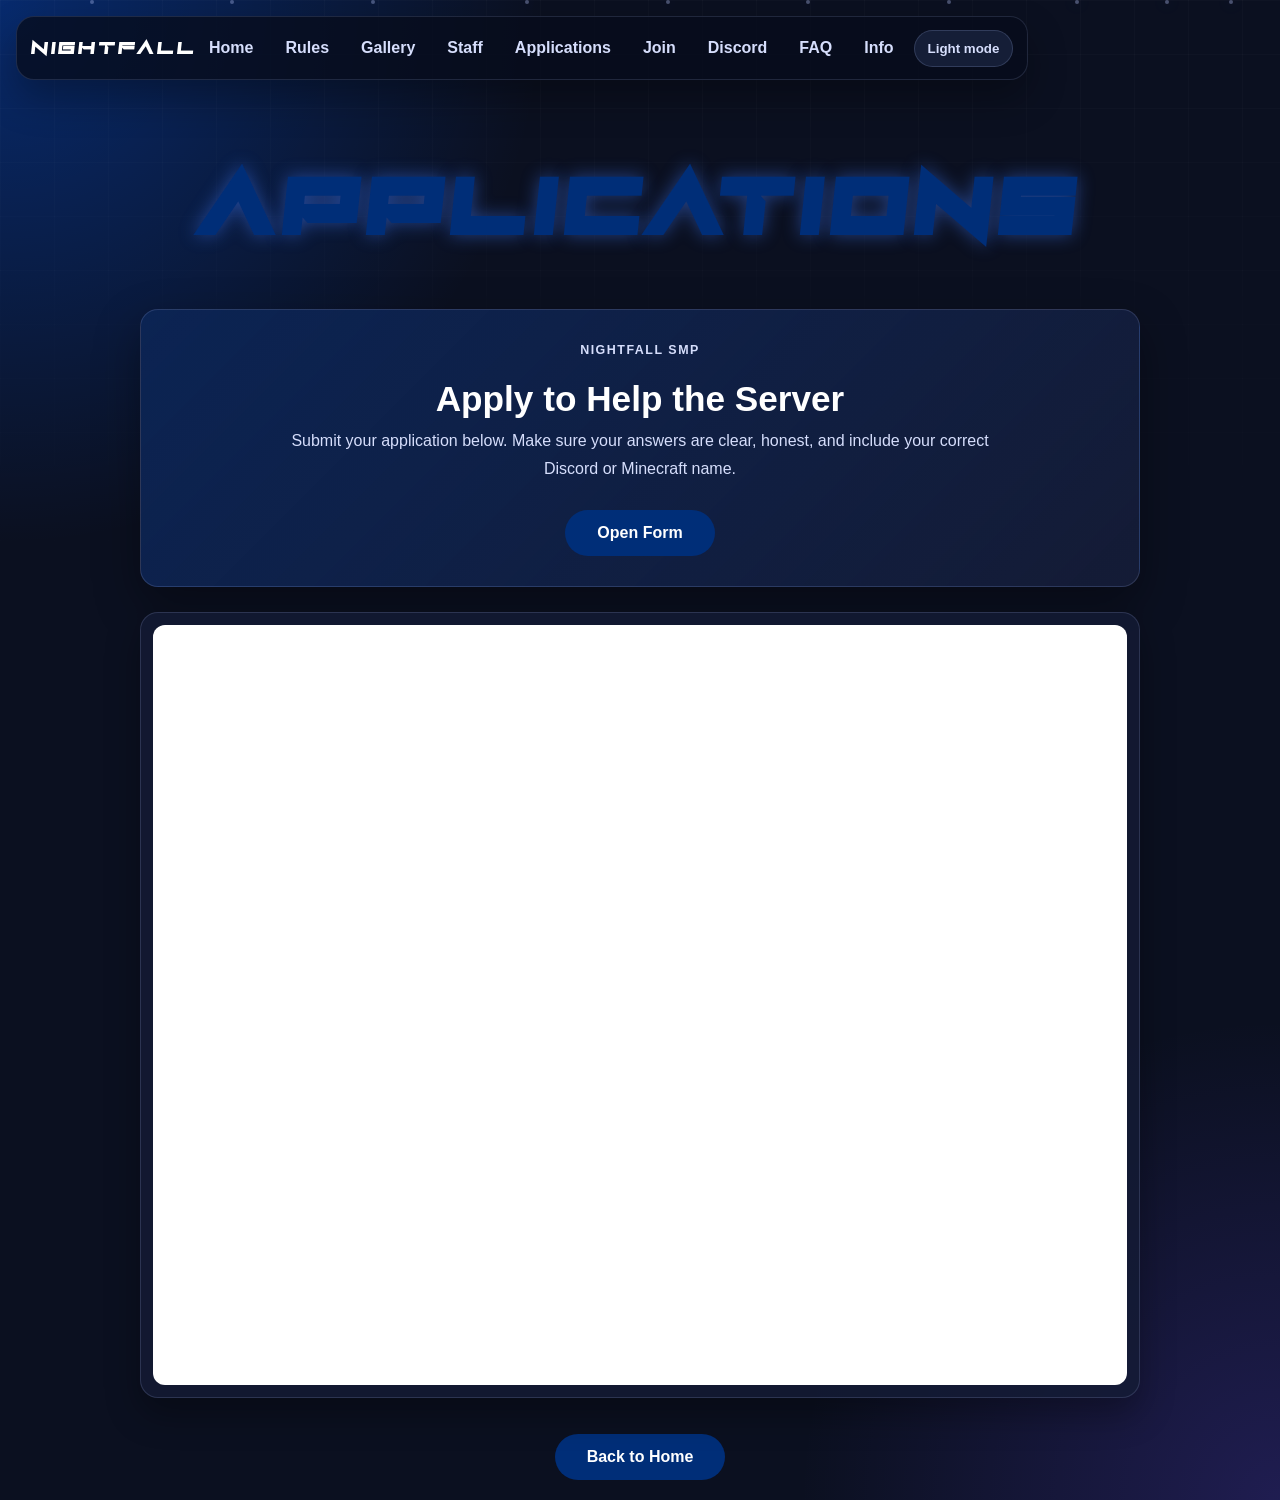
<file: applications.html>
<!DOCTYPE html>
<html lang="en">
<head>
    <meta charset="UTF-8">
    <meta name="viewport" content="width=device-width, initial-scale=1.0">
    <link rel="icon" type="image/png" href="favicon.png">
    <title>NightFall SMP Applications</title>
    <meta name="description" content="Apply for NightFall SMP roles and opportunities.">
    <meta name="theme-color" content="#0b4dff">
    <meta property="og:type" content="website">
    <meta property="og:site_name" content="NightFall SMP">
    <meta property="og:title" content="NightFall SMP Applications">
    <meta property="og:description" content="Apply for NightFall SMP roles and opportunities.">
    <meta property="og:url" content="https://nightfall-smp.github.io/NFSMP/applications.html">
    <meta property="og:image" content="https://nightfall-smp.github.io/NFSMP/gallery/snowy-spawn-wide.png">
    <meta name="twitter:card" content="summary_large_image">
    <meta name="twitter:title" content="NightFall SMP Applications">
    <meta name="twitter:description" content="Apply for NightFall SMP roles and opportunities.">
    <meta name="twitter:image" content="https://nightfall-smp.github.io/NFSMP/gallery/snowy-spawn-wide.png">
    <script async src="https://www.googletagmanager.com/gtag/js?id=G-NENJTHFPX1"></script>
    <script>
      window.dataLayer = window.dataLayer || [];
      function gtag(){dataLayer.push(arguments);}
      gtag('js', new Date());
      gtag('config', 'G-NENJTHFPX1');
    </script>
    <link rel="stylesheet" href="style.css?v=16">
</head>
<body>

<div class="loader" id="loader" aria-hidden="true">
  <div class="loader-mark">NF</div>
  <div class="loader-bar"></div>
</div>

<div class="night-particles" aria-hidden="true">
  <span></span>
  <span></span>
  <span></span>
  <span></span>
  <span></span>
  <span></span>
  <span></span>
  <span></span>
  <span></span>
  <span></span>
</div>

<nav class="site-nav">
  <a href="index.html" class="nav-brand">NightFall</a>
  <button class="nav-toggle" aria-label="Open navigation" aria-expanded="false" onclick="toggleNav(this)">
    <span></span>
    <span></span>
    <span></span>
  </button>
  <div class="nav-links" id="nav-links">
    <a href="index.html">Home</a>
    <a href="rules.html">Rules</a>
    <a href="gallery.html">Gallery</a>
    <a href="staff.html">Staff</a>
    <a href="applications.html">Applications</a>
    <a href="index.html#join">Join</a>
    <a href="index.html#discord">Discord</a>
    <a href="index.html#faq">FAQ</a>
    <a href="index.html#info">Info</a>
  </div>
  <button class="theme-toggle" type="button" onclick="toggleTheme(this)" aria-label="Switch to light theme">Light mode</button>
</nav>

<div class="container">

<h1>Applications</h1>

<div class="applications-hero">
    <p class="eyebrow">NightFall SMP</p>
    <h2>Apply to Help the Server</h2>
    <p>Submit your application below. Make sure your answers are clear, honest, and include your correct Discord or Minecraft name.</p>
    <a href="https://forms.gle/kBgyNKAbgwQhHA1B8" class="button" target="_blank" rel="noopener">Open Form</a>
</div>

<div class="application-form-card">
    <iframe
        title="NightFall SMP application form"
        src="https://forms.gle/kBgyNKAbgwQhHA1B8"
        loading="lazy">
        Loading...
    </iframe>
</div>

<a href="index.html" class="button">Back to Home</a>

</div>

<script>
window.addEventListener("load", function () {
    var loader = document.getElementById("loader");
    if (loader) {
        loader.classList.add("loaded");
    }
});

function toggleNav(button) {
    var navLinks = document.getElementById("nav-links");
    var isOpen = navLinks.classList.toggle("open");
    button.classList.toggle("open", isOpen);
    button.setAttribute("aria-expanded", isOpen);
}

function applyTheme(theme) {
    document.documentElement.setAttribute("data-theme", theme);
    localStorage.setItem("nightfall-theme", theme);

    document.querySelectorAll(".theme-toggle").forEach(function (button) {
        var isLight = theme === "light";
        button.textContent = isLight ? "Dark mode" : "Light mode";
        button.setAttribute("aria-label", isLight ? "Switch to dark theme" : "Switch to light theme");
    });
}

function toggleTheme() {
    var currentTheme = document.documentElement.getAttribute("data-theme") || "dark";
    applyTheme(currentTheme === "dark" ? "light" : "dark");
}

applyTheme(localStorage.getItem("nightfall-theme") || "dark");
</script>

</body>
</html>
</file>
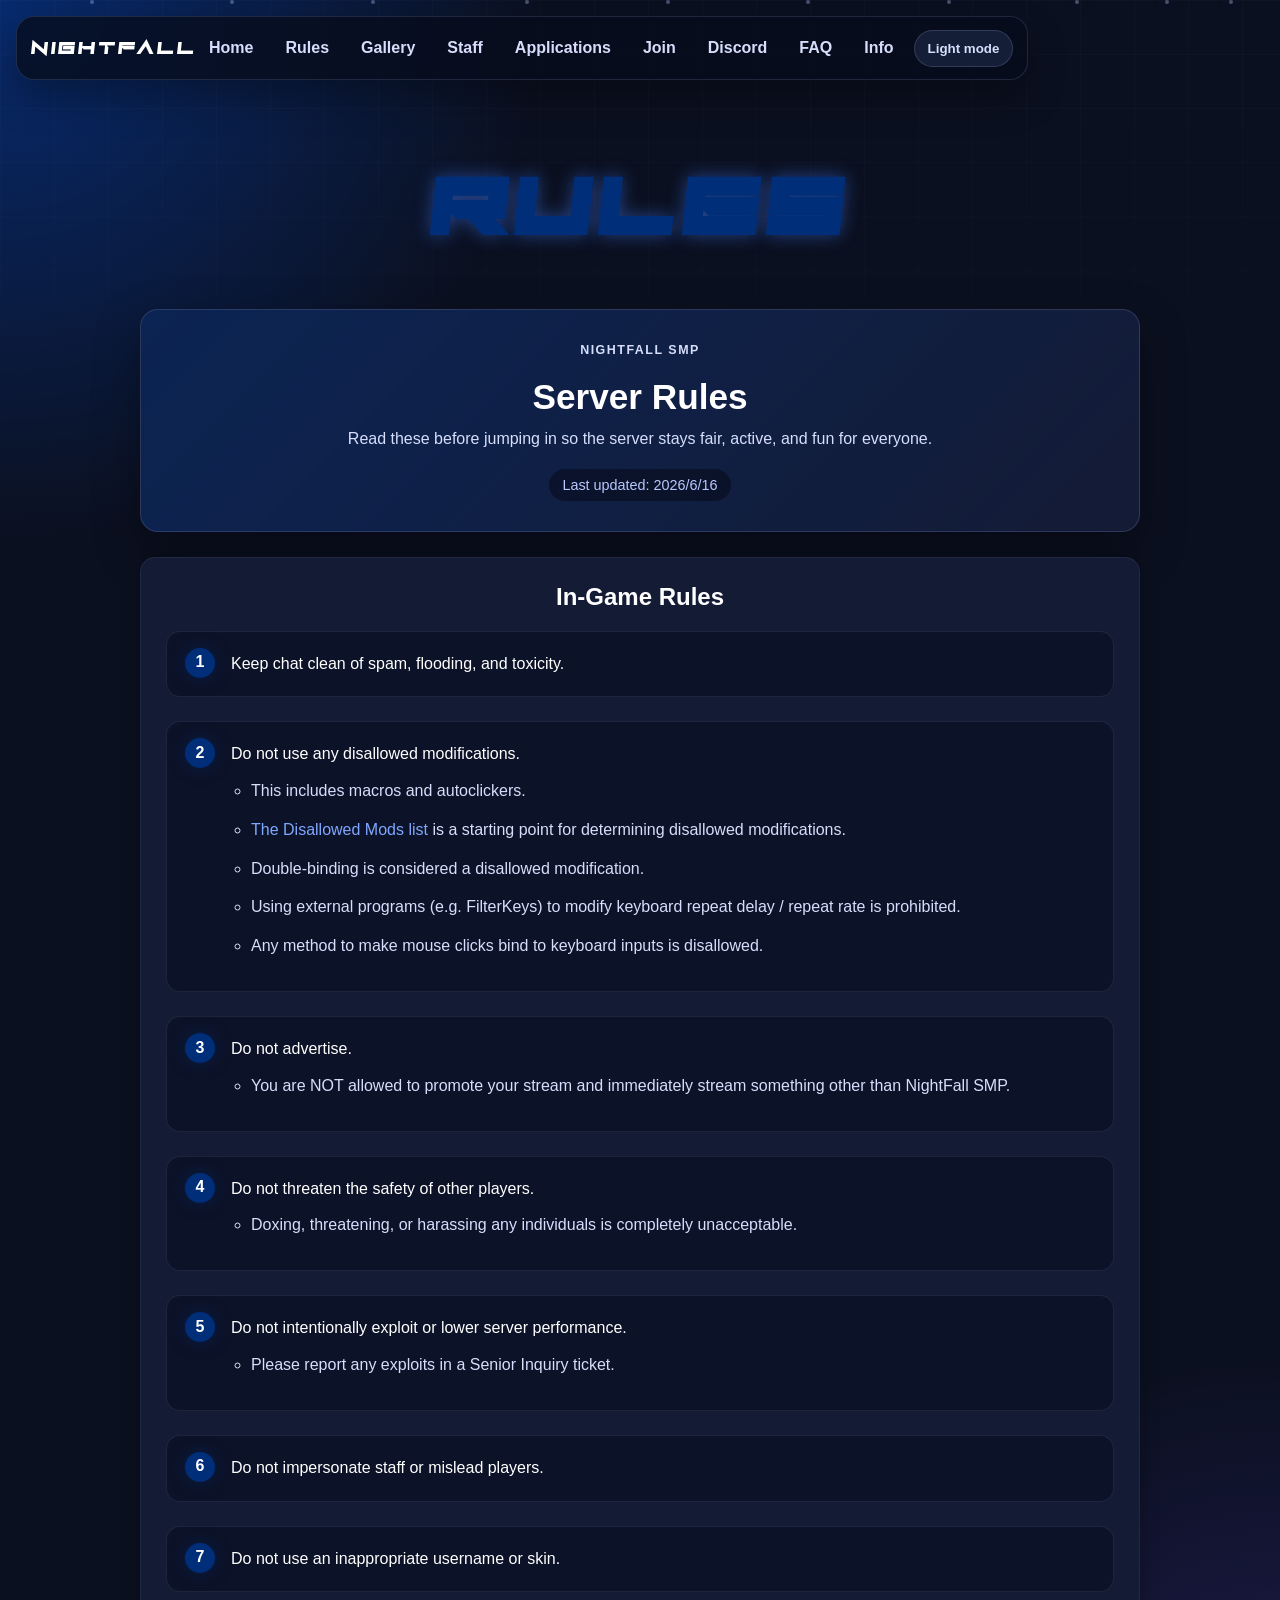
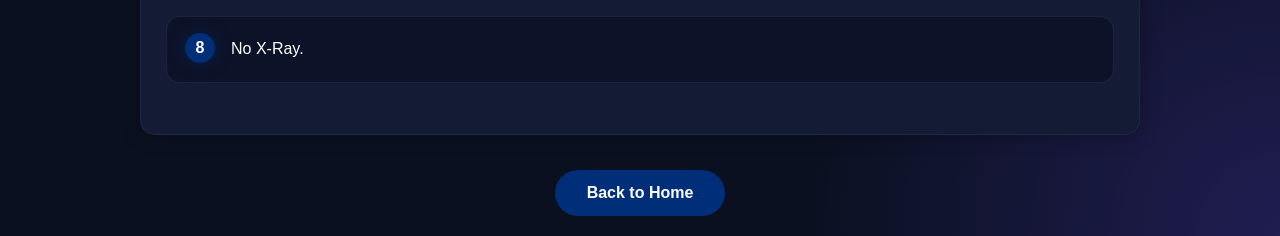
<file: rules.html>
﻿<!DOCTYPE html>
<html lang="en">
<head>
    <meta charset="UTF-8">
    <meta name="viewport" content="width=device-width, initial-scale=1.0">
    <link rel="icon" type="image/png" href="favicon.png">
    <title>NightFall SMP Rules</title>
    <meta name="description" content="Read the NightFall SMP rules before joining the survival, lifesteal, custom enchants, and events server.">
    <meta name="theme-color" content="#0b4dff">
    <meta property="og:type" content="website">
    <meta property="og:site_name" content="NightFall SMP">
    <meta property="og:title" content="NightFall SMP Rules">
    <meta property="og:description" content="Read the rules before joining NightFall SMP.">
    <meta property="og:url" content="https://nightfall-smp.github.io/NFSMP/rules.html">
    <meta property="og:image" content="https://nightfall-smp.github.io/NFSMP/gallery/snowy-spawn-wide.png">
    <meta name="twitter:card" content="summary_large_image">
    <meta name="twitter:title" content="NightFall SMP Rules">
    <meta name="twitter:description" content="Read the rules before joining NightFall SMP.">
    <meta name="twitter:image" content="https://nightfall-smp.github.io/NFSMP/gallery/snowy-spawn-wide.png">
    <script async src="https://www.googletagmanager.com/gtag/js?id=G-NENJTHFPX1"></script>
    <script>
      window.dataLayer = window.dataLayer || [];
      function gtag(){dataLayer.push(arguments);}
      gtag('js', new Date());
      gtag('config', 'G-NENJTHFPX1');
    </script>
    <link rel="stylesheet" href="style.css?v=16">
</head>
<body>

<div class="loader" id="loader" aria-hidden="true">
  <div class="loader-mark">NF</div>
  <div class="loader-bar"></div>
</div>

<div class="night-particles" aria-hidden="true">
  <span></span>
  <span></span>
  <span></span>
  <span></span>
  <span></span>
  <span></span>
  <span></span>
  <span></span>
  <span></span>
  <span></span>
</div>

<nav class="site-nav">
  <a href="index.html" class="nav-brand">NightFall</a>
  <button class="nav-toggle" aria-label="Open navigation" aria-expanded="false" onclick="toggleNav(this)">
    <span></span>
    <span></span>
    <span></span>
  </button>
  <div class="nav-links" id="nav-links">
    <a href="index.html">Home</a>
    <a href="rules.html">Rules</a>
    <a href="gallery.html">Gallery</a>
    <a href="staff.html">Staff</a>
    <a href="applications.html">Applications</a>
    <a href="index.html#join">Join</a>
    <a href="index.html#discord">Discord</a>
    <a href="index.html#faq">FAQ</a>
    <a href="index.html#info">Info</a>
  </div>
  <button class="theme-toggle" type="button" onclick="toggleTheme(this)" aria-label="Switch to light theme">Light mode</button>
</nav>

<div class="container">

<h1>Rules</h1>

<div class="rules-hero">
    <p class="eyebrow">NightFall SMP</p>
    <h2>Server Rules</h2>
    <p>Read these before jumping in so the server stays fair, active, and fun for everyone.</p>
    <span>Last updated: 2026/6/16</span>
</div>

<div class="card rules-card">
    <h2>In-Game Rules</h2>

    <ol>
        <li>Keep chat clean of spam, flooding, and toxicity.</li>

        <li>
            Do not use any disallowed modifications.
            <ul>
                <li>This includes macros and autoclickers.</li>
                <li>
                    <a href="https://docs.google.com/spreadsheets/d/11RT-EbB8ph5p_cn-HXd_ckoBx5m-3r64ulivF8Pyc8E" target="_blank">
                        The Disallowed Mods list
                    </a>
                    is a starting point for determining disallowed modifications.
                </li>
                <li>Double-binding is considered a disallowed modification.</li>
                <li>Using external programs (e.g. FilterKeys) to modify keyboard repeat delay / repeat rate is prohibited.</li>
                <li>Any method to make mouse clicks bind to keyboard inputs is disallowed.</li>
            </ul>
        </li>

        <li>
            Do not advertise.
            <ul>
                <li>You are NOT allowed to promote your stream and immediately stream something other than NightFall SMP.</li>
            </ul>
        </li>

        <li>
            Do not threaten the safety of other players.
            <ul>
                <li>Doxing, threatening, or harassing any individuals is completely unacceptable.</li>
            </ul>
        </li>

        <li>
            Do not intentionally exploit or lower server performance.
            <ul>
                <li>Please report any exploits in a Senior Inquiry ticket.</li>
            </ul>
        </li>

        <li>Do not impersonate staff or mislead players.</li>
        <li>Do not use an inappropriate username or skin.</li>
        <li>No X-Ray.</li>
    </ol>

</div>

<a href="index.html" class="button">Back to Home</a>

</div>

<script>
window.addEventListener("load", function () {
    var loader = document.getElementById("loader");
    if (loader) {
        loader.classList.add("loaded");
    }
});

function toggleNav(button) {
    var navLinks = document.getElementById("nav-links");
    var isOpen = navLinks.classList.toggle("open");
    button.classList.toggle("open", isOpen);
    button.setAttribute("aria-expanded", isOpen);
}

function applyTheme(theme) {
    document.documentElement.setAttribute("data-theme", theme);
    localStorage.setItem("nightfall-theme", theme);

    document.querySelectorAll(".theme-toggle").forEach(function (button) {
        var isLight = theme === "light";
        button.textContent = isLight ? "Dark mode" : "Light mode";
        button.setAttribute("aria-label", isLight ? "Switch to dark theme" : "Switch to light theme");
    });
}

function toggleTheme() {
    var currentTheme = document.documentElement.getAttribute("data-theme") || "dark";
    applyTheme(currentTheme === "dark" ? "light" : "dark");
}

applyTheme(localStorage.getItem("nightfall-theme") || "dark");
</script>

</body>
</html>
</file>
<file: style.css>
﻿@font-face {
    font-family: 'ExcessV';
    src: url('Excess V.otf') format('opentype');
}

body {
    --music-bass: 0;
    --music-volume: 0;
    margin: 0;
    min-height: 100vh;
    background:
        radial-gradient(circle at top left, rgba(0, 92, 255, calc(0.35 + var(--music-bass) * 0.65)), transparent calc(34rem + var(--music-bass) * 24rem)),
        radial-gradient(circle at bottom right, rgba(104, 75, 255, calc(0.22 + var(--music-volume) * 0.7)), transparent calc(30rem + var(--music-volume) * 24rem)),
        #0b1020;
    color: white;
    font-family: Arial, sans-serif;
    text-align: center;
    overflow-x: hidden;
    animation: pageFade 700ms ease-out both;
    transition: background-color 300ms ease;
}

html {
    scroll-behavior: smooth;
}

body::before {
    content: "";
    position: fixed;
    inset: 0;
    pointer-events: none;
    background-image:
        linear-gradient(rgba(255,255,255,0.04) 1px, transparent 1px),
        linear-gradient(90deg, rgba(255,255,255,0.04) 1px, transparent 1px);
    background-size: 54px 54px;
    mask-image: linear-gradient(to bottom, rgba(0,0,0,0.8), transparent 75%);
    animation: driftGrid 18s linear infinite;
    opacity: calc(0.72 + var(--music-volume) * 1.35);
    filter: brightness(calc(1 + var(--music-bass) * 1.6));
}

body.music-playing::after {
    content: "";
    position: fixed;
    inset: 0;
    z-index: -1;
    pointer-events: none;
    background: radial-gradient(
        circle at 50% 45%,
        rgba(42, 145, 255, calc(0.16 + var(--music-bass) * 0.62)),
        transparent 58%
    );
    transform: scale(calc(1 + var(--music-bass) * 0.2));
    animation: musicFallbackPulse 1.1s ease-in-out infinite;
}

.music-visualizer {
    position: fixed;
    inset: auto 0 0;
    z-index: 0;
    height: 50vh;
    display: flex;
    align-items: end;
    justify-content: space-around;
    gap: 1vw;
    padding: 0 3vw;
    pointer-events: none;
    opacity: 0;
    overflow: hidden;
    transition: opacity 300ms ease;
}

body.music-playing .music-visualizer {
    opacity: 0.62;
}

.music-visualizer span {
    --bar-level: 0;
    width: 7vw;
    max-width: 96px;
    height: calc(8px + var(--bar-level) * 44vh);
    border-radius: 8px 8px 0 0;
    background: linear-gradient(to top, rgba(0, 46, 120, 0.08), rgba(44, 133, 255, 0.34), rgba(131, 210, 255, 0.7));
    box-shadow: 0 0 calc(8px + var(--bar-level) * 34px) rgba(44, 133, 255, 0.55);
    transform: scaleY(calc(0.22 + var(--bar-level) * 1.05));
    transform-origin: bottom;
    transition: height 70ms linear, transform 70ms linear;
}

.loader {
    position: fixed;
    inset: 0;
    z-index: 100;
    display: grid;
    place-items: center;
    gap: 18px;
    align-content: center;
    background:
        radial-gradient(circle at center, rgba(0, 46, 120, 0.34), transparent 26rem),
        #070c1c;
    opacity: 1;
    visibility: visible;
    transition: opacity 500ms ease, visibility 500ms ease;
}

.loader.loaded {
    opacity: 0;
    visibility: hidden;
}

.loader-mark {
    display: grid;
    place-items: center;
    width: 92px;
    height: 92px;
    border-radius: 50%;
    border: 1px solid rgba(184, 199, 255, 0.24);
    color: #d6defc;
    font-family: 'ExcessV', sans-serif;
    font-size: 2rem;
    letter-spacing: 4px;
    box-shadow: 0 0 42px rgba(65, 124, 255, 0.36);
    animation: loaderPulse 1.2s ease-in-out infinite;
}

.loader-bar {
    width: min(220px, 54vw);
    height: 4px;
    border-radius: 999px;
    background: rgba(184, 199, 255, 0.16);
    overflow: hidden;
}

.loader-bar::after {
    content: "";
    display: block;
    width: 45%;
    height: 100%;
    border-radius: inherit;
    background: linear-gradient(90deg, transparent, #7fa7ff, transparent);
    animation: loaderSweep 1s ease-in-out infinite;
}

.night-particles {
    position: fixed;
    inset: 0;
    z-index: -1;
    pointer-events: none;
    overflow: hidden;
}

.night-particles span {
    position: absolute;
    width: 4px;
    height: 4px;
    border-radius: 50%;
    background: rgba(184, 199, 255, 0.78);
    box-shadow: 0 0 18px rgba(127, 167, 255, 0.95);
    animation: floatParticle 12s linear infinite;
    opacity: calc(0.45 + var(--music-volume) * 2.4);
    transform: scale(calc(1 + var(--music-bass) * 2.6));
    filter: brightness(calc(1 + var(--music-volume) * 4));
    box-shadow: 0 0 calc(18px + var(--music-bass) * 32px) rgba(127, 167, 255, 0.95);
}

.night-particles span:nth-child(1) {
    left: 7%;
    animation-delay: 0s;
    animation-duration: 13s;
}

.night-particles span:nth-child(2) {
    left: 18%;
    animation-delay: 2s;
    animation-duration: 16s;
}

.night-particles span:nth-child(3) {
    left: 29%;
    animation-delay: 5s;
    animation-duration: 12s;
}

.night-particles span:nth-child(4) {
    left: 41%;
    animation-delay: 1s;
    animation-duration: 18s;
}

.night-particles span:nth-child(5) {
    left: 52%;
    animation-delay: 7s;
    animation-duration: 14s;
}

.night-particles span:nth-child(6) {
    left: 63%;
    animation-delay: 3s;
    animation-duration: 17s;
}

.night-particles span:nth-child(7) {
    left: 74%;
    animation-delay: 6s;
    animation-duration: 13s;
}

.night-particles span:nth-child(8) {
    left: 84%;
    animation-delay: 4s;
    animation-duration: 19s;
}

.night-particles span:nth-child(9) {
    left: 91%;
    animation-delay: 8s;
    animation-duration: 15s;
}

.night-particles span:nth-child(10) {
    left: 96%;
    animation-delay: 10s;
    animation-duration: 20s;
}

.container {
    max-width: 1000px;
    margin: auto;
    padding: 110px 20px 20px;
    position: relative;
    z-index: 1;
}

.site-nav {
    position: fixed;
    top: 16px;
    left: 16px;
    z-index: 20;
    display: flex;
    align-items: center;
    justify-content: space-between;
    width: fit-content;
    max-width: calc(100% - 190px);
    padding: 12px 14px;
    border: 1px solid rgba(184, 199, 255, 0.14);
    border-radius: 18px;
    background: rgba(7, 12, 28, 0.78);
    box-shadow: 0 18px 38px rgba(0,0,0,0.3);
    backdrop-filter: blur(14px);
    animation: fadeUp 700ms ease-out 220ms both;
}

.nav-brand {
    color: white;
    font-family: 'ExcessV', sans-serif;
    font-size: 1.15rem;
    letter-spacing: 3px;
}

.nav-links {
    display: flex;
    align-items: center;
    flex-wrap: wrap;
    gap: 8px;
}

.nav-links a {
    color: #d6defc;
    padding: 10px 12px;
    border-radius: 999px;
    font-weight: bold;
    transition: background 180ms ease, color 180ms ease, transform 180ms ease;
}

.nav-links a:hover {
    color: white;
    background: rgba(127, 167, 255, 0.12);
    text-decoration: none;
    transform: translateY(-1px);
}

.nav-toggle {
    display: none;
    width: 44px;
    height: 40px;
    border: 0;
    border-radius: 12px;
    background: rgba(127, 167, 255, 0.12);
    cursor: pointer;
}

.theme-toggle {
    flex: 0 0 auto;
    min-width: 96px;
    margin-left: 8px;
    padding: 10px 13px;
    border: 1px solid rgba(184, 199, 255, 0.18);
    border-radius: 999px;
    background: rgba(127, 167, 255, 0.12);
    color: #d6defc;
    font-weight: bold;
    cursor: pointer;
    transition: background 180ms ease, color 180ms ease, transform 180ms ease;
}

.theme-toggle:hover {
    color: white;
    background: rgba(127, 167, 255, 0.22);
    transform: translateY(-1px);
}

.nav-toggle span {
    display: block;
    width: 20px;
    height: 2px;
    margin: 5px auto;
    border-radius: 999px;
    background: white;
    transition: transform 180ms ease, opacity 180ms ease;
}

.nav-toggle.open span:nth-child(1) {
    transform: translateY(7px) rotate(45deg);
}

.nav-toggle.open span:nth-child(2) {
    opacity: 0;
}

.nav-toggle.open span:nth-child(3) {
    transform: translateY(-7px) rotate(-45deg);
}

h1 {
    font-family: 'ExcessV', sans-serif;
    font-size: 5rem;
    color: #002e78;
    letter-spacing: 10px;
    text-shadow: 0 0 18px rgba(65, 124, 255, 0.45);
    animation: titleRise 800ms ease-out both, titleGlow 3.4s ease-in-out infinite;
}

.subtitle {
    color: #b8c7ff;
    font-size: 1.2rem;
    margin-bottom: 30px;
    animation: fadeUp 800ms ease-out 180ms both;
}

.join-card {
    display: grid;
    grid-template-columns: minmax(0, 1fr) minmax(280px, 0.85fr);
    gap: 22px;
    align-items: center;
    margin-bottom: 25px;
    padding: 28px;
    border-radius: 18px;
    background:
        linear-gradient(135deg, rgba(0, 46, 120, 0.42), rgba(20, 27, 53, 0.94)),
        #141b35;
    border: 1px solid rgba(184, 199, 255, 0.18);
    box-shadow: 0 18px 45px rgba(0,0,0,0.35), inset 0 1px 0 rgba(255,255,255,0.06);
    text-align: left;
    animation: cardIn 700ms ease-out 250ms both;
    overflow: hidden;
    position: relative;
}

.join-card::after {
    content: "";
    position: absolute;
    inset: auto -15% -55% 35%;
    height: 180px;
    background: radial-gradient(circle, rgba(127, 167, 255, 0.24), transparent 65%);
    animation: pulseOrb 4.5s ease-in-out infinite;
}

.join-content,
.join-actions {
    position: relative;
    z-index: 1;
}

.join-content h2 {
    margin: 6px 0 10px;
    font-size: 2.1rem;
}

.join-content p {
    color: #d6defc;
    line-height: 1.7;
}

.eyebrow,
.ip-label {
    color: #9eb8ff;
    font-size: 0.78rem;
    font-weight: bold;
    letter-spacing: 0.12em;
    text-transform: uppercase;
}

.join-actions {
    display: grid;
    gap: 14px;
}

.ip-box {
    display: grid;
    gap: 10px;
    padding: 16px;
    border-radius: 14px;
    background: rgba(7, 12, 28, 0.68);
    border: 1px solid rgba(184, 199, 255, 0.14);
}

.ip-box code {
    color: white;
    font-size: 1rem;
    word-break: break-word;
}

.card {
    background: #141b35;
    border-radius: 15px;
    padding: 25px;
    margin-bottom: 25px;
    box-shadow: 0 0 20px rgba(0,0,0,0.3);
    border: 1px solid rgba(184, 199, 255, 0.08);
    text-align: center;
    animation: cardIn 700ms ease-out both;
    transition: transform 220ms ease, box-shadow 220ms ease, border-color 220ms ease;
}

.card:nth-of-type(1) {
    animation-delay: 260ms;
}

.card:nth-of-type(2) {
    animation-delay: 380ms;
}

.card:nth-of-type(3) {
    animation-delay: 500ms;
}

.card:nth-of-type(4) {
    animation-delay: 620ms;
}

.card:nth-of-type(5) {
    animation-delay: 740ms;
}

.card:hover {
    transform: translateY(-6px);
    border-color: rgba(184, 199, 255, 0.2);
    box-shadow: 0 16px 35px rgba(0,0,0,0.38), 0 0 28px rgba(0,46,120,0.18);
}

img {
    max-width: 100%;
    border-radius: 12px;
    transition: transform 260ms ease, filter 260ms ease;
}

a:hover img {
    transform: scale(1.025);
    filter: brightness(1.08);
}

iframe {
    border-radius: 12px;
    max-width: 100%;
}

.info {
    line-height: 2;
    font-size: 1.1rem;
}

.footer {
    margin-top: 40px;
    opacity: 0.7;
    animation: fadeUp 700ms ease-out 850ms both;
}

.button {
    display: inline-block;
    padding: 14px 32px;
    background: #002e78;
    color: white;
    text-decoration: none;
    border-radius: 999px;
    font-weight: bold;
    margin-top: 10px;
    border: 0;
    cursor: pointer;
    box-shadow: 0 0 0 rgba(67, 126, 255, 0);
    transition: transform 180ms ease, box-shadow 180ms ease, background 180ms ease;
}

.button:hover,
.music-button:hover,
.copy-button:hover {
    background: #0b4fb8;
    box-shadow: 0 10px 24px rgba(0, 46, 120, 0.35);
    text-decoration: none;
    transform: translateY(-2px);
}

.music-button {
    position: fixed;
    top: 16px;
    right: 16px;
    z-index: 25;
    padding: 12px 18px;
    background: rgba(0, 46, 120, 0.9);
    color: white;
    border: 1px solid rgba(184, 199, 255, 0.18);
    border-radius: 999px;
    cursor: pointer;
    font-weight: bold;
    backdrop-filter: blur(10px);
    animation: fadeUp 700ms ease-out 500ms both;
    transition: transform 180ms ease, box-shadow 180ms ease, background 180ms ease;
}

.copy-button {
    width: fit-content;
    padding: 11px 18px;
    background: #002e78;
    color: white;
    border: 0;
    border-radius: 999px;
    cursor: pointer;
    font-weight: bold;
    transition: transform 180ms ease, box-shadow 180ms ease, background 180ms ease;
}

.copy-button.small {
    flex: 0 0 auto;
    padding: 9px 15px;
    margin-left: 12px;
}

.copy-button.copied {
    background: #1f9d61;
}

.info-ip-row {
    display: flex;
    align-items: center;
    justify-content: center;
    gap: 8px;
    flex-wrap: wrap;
}

.info-ip-row p {
    margin: 0;
}

.discord-button {
    display: block;
    width: fit-content;
    margin: 0 auto 22px;
    background: #5865f2;
}

.discord-button:hover {
    background: #4752c4;
}

#discord iframe {
    display: block;
    width: min(350px, 100%);
    margin: 0 auto;
}

.faq-section {
    text-align: left;
}

.faq-section > h2,
.faq-section > .eyebrow {
    text-align: center;
}

.faq-list {
    display: grid;
    gap: 12px;
    margin-top: 22px;
}

.faq-list details {
    border: 1px solid rgba(184, 199, 255, 0.12);
    border-radius: 12px;
    background: rgba(7, 12, 28, 0.52);
    overflow: hidden;
    transition: border-color 180ms ease, background 180ms ease;
}

.faq-list details[open] {
    border-color: rgba(127, 167, 255, 0.38);
    background: rgba(7, 12, 28, 0.72);
}

.faq-list summary {
    position: relative;
    padding: 18px 52px 18px 18px;
    color: white;
    font-weight: bold;
    cursor: pointer;
    list-style: none;
}

.faq-list summary::-webkit-details-marker {
    display: none;
}

.faq-list summary::after {
    content: "+";
    position: absolute;
    top: 50%;
    right: 18px;
    width: 26px;
    height: 26px;
    display: grid;
    place-items: center;
    border-radius: 50%;
    background: rgba(127, 167, 255, 0.14);
    transform: translateY(-50%);
    transition: transform 180ms ease, background 180ms ease;
}

.faq-list details[open] summary::after {
    transform: translateY(-50%) rotate(45deg);
    background: rgba(127, 167, 255, 0.28);
}

.faq-list details p {
    margin: 0;
    padding: 0 18px 18px;
    color: #d6defc;
    line-height: 1.7;
}

.faq-list code {
    color: #b8c7ff;
}

[data-theme="light"] body {
    background:
        radial-gradient(circle at top left, rgba(57, 119, 218, calc(0.16 + var(--music-bass) * 0.38)), transparent calc(34rem + var(--music-bass) * 20rem)),
        radial-gradient(circle at bottom right, rgba(120, 103, 230, calc(0.14 + var(--music-volume) * 0.35)), transparent calc(30rem + var(--music-volume) * 20rem)),
        #edf2fb;
    color: #11182a;
}

[data-theme="light"] body::before {
    background-image:
        linear-gradient(rgba(17, 24, 42, 0.05) 1px, transparent 1px),
        linear-gradient(90deg, rgba(17, 24, 42, 0.05) 1px, transparent 1px);
}

[data-theme="light"] .site-nav,
[data-theme="light"] .nav-links {
    background: rgba(248, 250, 255, 0.94);
    border-color: rgba(30, 65, 130, 0.16);
}

[data-theme="light"] .nav-brand,
[data-theme="light"] .nav-links a,
[data-theme="light"] .theme-toggle {
    color: #18305f;
}

[data-theme="light"] .nav-toggle span {
    background: #18305f;
}

[data-theme="light"] .nav-links a:hover,
[data-theme="light"] .theme-toggle:hover {
    color: #002e78;
    background: rgba(0, 46, 120, 0.09);
}

[data-theme="light"] h1 {
    color: #064da8;
}

[data-theme="light"] .subtitle,
[data-theme="light"] .eyebrow,
[data-theme="light"] .ip-label {
    color: #315b9f;
}

[data-theme="light"] .card,
[data-theme="light"] .join-card,
[data-theme="light"] .rules-hero,
[data-theme="light"] .gallery-hero,
[data-theme="light"] .gallery-card {
    background: rgba(255, 255, 255, 0.92);
    color: #11182a;
    border-color: rgba(30, 65, 130, 0.14);
    box-shadow: 0 16px 35px rgba(47, 66, 110, 0.13);
}

[data-theme="light"] .join-card,
[data-theme="light"] .rules-hero,
[data-theme="light"] .gallery-hero {
    background:
        linear-gradient(135deg, rgba(39, 105, 204, 0.12), rgba(255, 255, 255, 0.94)),
        #ffffff;
}

[data-theme="light"] .join-content p,
[data-theme="light"] .rules-hero p,
[data-theme="light"] .gallery-hero p,
[data-theme="light"] .rules-card ul,
[data-theme="light"] .faq-list details p {
    color: #34425f;
}

[data-theme="light"] .ip-box,
[data-theme="light"] .rules-card ol > li,
[data-theme="light"] .faq-list details,
[data-theme="light"] .rules-hero span {
    background: #f1f5fc;
    color: #11182a;
    border-color: rgba(30, 65, 130, 0.13);
}

[data-theme="light"] .ip-box code,
[data-theme="light"] .faq-list summary {
    color: #11182a;
}

[data-theme="light"] .faq-list code {
    color: #064da8;
}

[data-theme="light"] .night-particles span {
    background: rgba(44, 91, 168, 0.5);
}

.rules-hero {
    margin-bottom: 25px;
    padding: 30px;
    border-radius: 18px;
    background:
        linear-gradient(135deg, rgba(0, 46, 120, 0.45), rgba(20, 27, 53, 0.9)),
        #141b35;
    border: 1px solid rgba(184, 199, 255, 0.16);
    box-shadow: 0 18px 45px rgba(0,0,0,0.35);
    animation: cardIn 700ms ease-out 250ms both;
}

.rules-hero h2 {
    margin: 8px 0;
    font-size: 2.2rem;
}

.rules-hero p {
    max-width: 640px;
    margin: 0 auto 16px;
    color: #d6defc;
    line-height: 1.7;
}

.rules-hero span {
    display: inline-block;
    padding: 8px 13px;
    border-radius: 999px;
    background: rgba(7, 12, 28, 0.62);
    color: #b8c7ff;
    font-size: 0.9rem;
}

.rules-card {
    text-align: left;
}

.rules-card h2 {
    text-align: center;
    margin-top: 0;
}

.rules-card ol {
    display: grid;
    gap: 14px;
    padding-left: 0;
    list-style: none;
    counter-reset: rules;
}

.rules-card ol > li {
    position: relative;
    padding: 18px 18px 18px 64px;
    border-radius: 14px;
    background: rgba(7, 12, 28, 0.52);
    border: 1px solid rgba(184, 199, 255, 0.1);
    counter-increment: rules;
}

.rules-card ol > li::before {
    content: counter(rules);
    position: absolute;
    top: 16px;
    left: 18px;
    display: grid;
    place-items: center;
    width: 30px;
    height: 30px;
    border-radius: 50%;
    background: #002e78;
    color: white;
    font-weight: bold;
    box-shadow: 0 0 18px rgba(0, 46, 120, 0.45);
}

.rules-card ul {
    padding-left: 20px;
    color: #d6defc;
}

.card ol {
    line-height: 1.8;
    text-align: left;
}

.card ul {
    margin-top: 8px;
    margin-bottom: 12px;
}

.card li {
    margin-bottom: 10px;
}

a {
    color: #7fa7ff;
    text-decoration: none;
}

a:hover {
    text-decoration: underline;
}

@keyframes pageFade {
    from {
        opacity: 0;
    }
    to {
        opacity: 1;
    }
}

@keyframes titleRise {
    from {
        opacity: 0;
        transform: translateY(22px) scale(0.96);
    }
    to {
        opacity: 1;
        transform: translateY(0) scale(1);
    }
}

@keyframes titleGlow {
    0%, 100% {
        text-shadow: 0 0 16px rgba(65, 124, 255, 0.35);
    }
    50% {
        text-shadow: 0 0 28px rgba(65, 124, 255, 0.72);
    }
}

@keyframes fadeUp {
    from {
        opacity: 0;
        transform: translateY(14px);
    }
    to {
        opacity: 1;
        transform: translateY(0);
    }
}

@keyframes cardIn {
    from {
        opacity: 0;
        transform: translateY(28px);
    }
    to {
        opacity: 1;
        transform: translateY(0);
    }
}

@keyframes driftGrid {
    from {
        background-position: 0 0;
    }
    to {
        background-position: 54px 54px;
    }
}

@keyframes loaderPulse {
    0%, 100% {
        transform: scale(1);
        opacity: 0.84;
    }
    50% {
        transform: scale(1.07);
        opacity: 1;
    }
}

@keyframes loaderSweep {
    from {
        transform: translateX(-110%);
    }
    to {
        transform: translateX(240%);
    }
}

@keyframes floatParticle {
    from {
        opacity: 0;
        transform: translateY(110vh) scale(0.65);
    }
    15% {
        opacity: 1;
    }
    80% {
        opacity: 0.8;
    }
    to {
        opacity: 0;
        transform: translateY(-12vh) scale(1.25);
    }
}

@keyframes pulseOrb {
    0%, 100% {
        opacity: 0.55;
        transform: scale(1);
    }
    50% {
        opacity: 0.9;
        transform: scale(1.12);
    }
}

@keyframes musicFallbackPulse {
    0%, 100% {
        opacity: 0.55;
    }
    50% {
        opacity: 1;
    }
}

@media (max-width: 700px) {
    h1 {
        font-size: 3rem;
        letter-spacing: 4px;
    }

    .join-card {
        grid-template-columns: 1fr;
        padding: 22px;
        text-align: center;
    }

    .copy-button {
        justify-self: center;
    }

    .music-button {
        top: 16px;
        right: 16px;
        padding: 10px 14px;
        font-size: 0.82rem;
    }

    .container {
        padding: 104px 16px 16px;
    }

    .site-nav {
        top: 16px;
        align-items: flex-start;
        border-radius: 16px;
        left: 16px;
        width: calc(100% - 142px);
        max-width: none;
        min-height: 40px;
        padding: 10px;
        box-sizing: border-box;
    }

    .theme-toggle {
        min-width: 42px;
        width: 42px;
        height: 40px;
        margin-left: 6px;
        padding: 0;
        overflow: hidden;
        font-size: 0;
    }

    .theme-toggle::before {
        content: "";
        display: block;
        width: 16px;
        height: 16px;
        margin: auto;
        border: 2px solid currentColor;
        border-radius: 50%;
        box-shadow: inset -6px -3px 0 currentColor;
    }

    [data-theme="light"] .theme-toggle::before {
        box-shadow: inset 0 0 0 currentColor;
    }

    .nav-brand {
        font-size: 0.95rem;
        letter-spacing: 2px;
        line-height: 40px;
    }

    .nav-toggle {
        display: block;
    }

    .nav-links {
        position: absolute;
        top: calc(100% + 10px);
        left: 0;
        right: 0;
        display: grid;
        gap: 6px;
        padding: 10px;
        border: 1px solid rgba(184, 199, 255, 0.14);
        border-radius: 16px;
        background: rgba(7, 12, 28, 0.94);
        box-shadow: 0 18px 38px rgba(0,0,0,0.3);
        opacity: 0;
        pointer-events: none;
        transform: translateY(-8px);
        transition: opacity 180ms ease, transform 180ms ease;
    }

    .nav-links.open {
        opacity: 1;
        pointer-events: auto;
        transform: translateY(0);
    }

    .nav-links a {
        text-align: left;
    }

    .info-ip-row {
        display: grid;
    }

    .copy-button.small {
        margin-left: 0;
        justify-self: center;
    }

    .rules-hero {
        padding: 22px;
    }

    .rules-card ol > li {
        padding: 60px 16px 16px;
    }

    .rules-card ol > li::before {
        top: 16px;
        left: 16px;
    }
}

@media (prefers-reduced-motion: reduce) {
    *,
    *::before,
    *::after {
        animation-duration: 1ms !important;
        animation-iteration-count: 1 !important;
        scroll-behavior: auto !important;
        transition-duration: 1ms !important;
    }

    body.music-playing::after {
        animation: none;
    }
}

.gallery-hero {
    margin-bottom: 25px;
    padding: 30px;
    border-radius: 18px;
    background:
        linear-gradient(135deg, rgba(0, 46, 120, 0.45), rgba(20, 27, 53, 0.9)),
        #141b35;
    border: 1px solid rgba(184, 199, 255, 0.16);
    box-shadow: 0 18px 45px rgba(0,0,0,0.35);
    animation: cardIn 700ms ease-out 250ms both;
}

.gallery-hero h2 {
    margin: 8px 0;
    font-size: 2.2rem;
}

.gallery-hero p {
    max-width: 650px;
    margin: 0 auto;
    color: #d6defc;
    line-height: 1.7;
}

.gallery-grid {
    display: grid;
    grid-template-columns: repeat(2, minmax(0, 1fr));
    gap: 18px;
    margin-bottom: 26px;
}

.gallery-card {
    position: relative;
    min-height: 260px;
    overflow: hidden;
    border-radius: 16px;
    border: 1px solid rgba(184, 199, 255, 0.12);
    background: #141b35;
    box-shadow: 0 16px 35px rgba(0,0,0,0.32);
    animation: cardIn 700ms ease-out both;
}

.gallery-card.featured {
    grid-column: 1 / -1;
    min-height: 420px;
}

.gallery-card img {
    width: 100%;
    height: 100%;
    object-fit: cover;
    display: block;
    border-radius: 0;
}

.gallery-card span {
    position: absolute;
    left: 16px;
    bottom: 16px;
    padding: 9px 13px;
    border-radius: 999px;
    background: rgba(7, 12, 28, 0.78);
    color: white;
    font-weight: bold;
    backdrop-filter: blur(10px);
}

.gallery-card:hover {
    text-decoration: none;
}

.gallery-card:hover img {
    transform: scale(1.035);
    filter: brightness(1.08);
}

.staff-hero {
    margin-bottom: 25px;
    padding: 30px;
    border-radius: 18px;
    background:
        linear-gradient(135deg, rgba(0, 46, 120, 0.45), rgba(20, 27, 53, 0.9)),
        #141b35;
    border: 1px solid rgba(184, 199, 255, 0.16);
    box-shadow: 0 18px 45px rgba(0,0,0,0.35);
    animation: cardIn 700ms ease-out 250ms both;
}

.staff-hero h2 {
    margin: 8px 0;
    font-size: 2.2rem;
}

.staff-hero p {
    max-width: 650px;
    margin: 0 auto;
    color: #d6defc;
    line-height: 1.7;
}

.staff-grid {
    display: grid;
    grid-template-columns: repeat(auto-fit, minmax(260px, 1fr));
    gap: 20px;
    margin-bottom: 26px;
}

.staff-card {
    display: grid;
    justify-items: center;
    gap: 18px;
    padding: 22px;
    border-radius: 18px;
    border: 1px solid rgba(184, 199, 255, 0.16);
    background: rgba(20, 27, 53, 0.82);
    box-shadow: 0 16px 35px rgba(0,0,0,0.32);
    animation: cardIn 700ms ease-out both;
}

.staff-banner-wrap {
    position: relative;
    width: 100%;
    overflow: hidden;
    border-radius: 14px;
    border: 1px solid rgba(184, 199, 255, 0.16);
    background: rgba(7, 12, 28, 0.55);
}

.staff-banner-wrap::after {
    content: "";
    position: absolute;
    inset: 0;
    background:
        linear-gradient(90deg, rgba(7, 12, 28, 0.82), rgba(7, 12, 28, 0.3) 56%, rgba(7, 12, 28, 0.78)),
        linear-gradient(0deg, rgba(7, 12, 28, 0.72), transparent 68%);
    pointer-events: none;
}

.staff-banner {
    width: 100%;
    height: 92px;
    object-fit: cover;
    display: block;
}

.staff-banner-text {
    position: absolute;
    inset: 0;
    z-index: 1;
    display: grid;
    align-content: center;
    justify-items: center;
    padding: 14px 18px;
    text-align: center;
}

.staff-banner-text h2 {
    margin: 0;
    color: #ffffff;
    font-family: 'ExcessV', sans-serif;
    font-size: clamp(0.95rem, 3.6vw, 1.18rem);
    letter-spacing: 1px;
    max-width: 100%;
    overflow-wrap: anywhere;
    text-shadow: 0 0 14px rgba(34, 103, 255, 0.85), 0 2px 10px rgba(0,0,0,0.65);
}

.staff-banner-text p {
    margin: 6px 0 0;
    color: #c8d2ff;
    font-size: 1rem;
    font-weight: 400;
    letter-spacing: 0;
    text-shadow: 0 1px 6px rgba(0,0,0,0.55);
}

.staff-card-heading h2 {
    margin: 0 0 6px;
}

.staff-card-heading p {
    margin: 0;
    color: #c8d2ff;
}

.staff-card iframe {
    width: min(300px, 100%);
    height: 400px;
    border: 0;
    border-radius: 14px;
    background: rgba(7, 12, 28, 0.55);
}

.staff-placeholder {
    display: grid;
    place-items: center;
    align-content: center;
    width: min(300px, 100%);
    min-height: 400px;
    border-radius: 14px;
    background:
        radial-gradient(circle at top, rgba(78, 111, 255, 0.24), transparent 42%),
        rgba(7, 12, 28, 0.55);
    border: 1px solid rgba(184, 199, 255, 0.12);
}

.staff-placeholder span {
    display: grid;
    place-items: center;
    width: 86px;
    height: 86px;
    margin-bottom: 14px;
    border-radius: 50%;
    background: rgba(78, 111, 255, 0.18);
    border: 1px solid rgba(184, 199, 255, 0.25);
    color: white;
    font-size: 1.6rem;
    font-weight: 900;
    letter-spacing: 2px;
}

.staff-placeholder p {
    margin: 0;
    color: #c8d2ff;
}

.staff-discord {
    width: min(300px, 100%);
    padding: 12px 14px;
    border-radius: 12px;
    background: rgba(88, 101, 242, 0.14);
    border: 1px solid rgba(88, 101, 242, 0.28);
}

.staff-discord span {
    display: block;
    margin-bottom: 4px;
    color: #9eadff;
    font-size: 0.78rem;
    font-weight: 800;
    text-transform: uppercase;
}

.staff-discord a {
    display: inline-flex;
    align-items: center;
    gap: 10px;
    justify-content: center;
    width: 100%;
    padding: 8px 12px 8px 8px;
    border-radius: 999px;
    background: rgba(88, 101, 242, 0.72);
    color: white;
    font-weight: 800;
    text-decoration: none;
    box-sizing: border-box;
    transition: transform 180ms ease, background 180ms ease;
}

.staff-discord a img {
    width: 34px;
    height: 34px;
    object-fit: cover;
    border-radius: 50%;
    border: 2px solid rgba(255,255,255,0.35);
    background: rgba(7, 12, 28, 0.45);
    flex: 0 0 auto;
}

.staff-discord a span {
    margin: 0;
    color: white;
    font-size: 0.92rem;
    text-transform: none;
}

.staff-discord a:hover {
    transform: translateY(-2px);
    background: rgba(106, 118, 255, 0.9);
}

.staff-discord p {
    margin: 0;
    color: #eef2ff;
    font-weight: 700;
    word-break: break-word;
}

.applications-hero {
    margin-bottom: 25px;
    padding: 30px;
    border-radius: 18px;
    background:
        linear-gradient(135deg, rgba(0, 46, 120, 0.45), rgba(20, 27, 53, 0.9)),
        #141b35;
    border: 1px solid rgba(184, 199, 255, 0.16);
    box-shadow: 0 18px 45px rgba(0,0,0,0.35);
    animation: cardIn 700ms ease-out 250ms both;
}

.applications-hero h2 {
    margin: 8px 0;
    font-size: 2.2rem;
}

.applications-hero p {
    max-width: 720px;
    margin: 0 auto 18px;
    color: #d6defc;
    line-height: 1.7;
}

.application-form-card {
    overflow: hidden;
    margin-bottom: 26px;
    padding: 12px;
    border-radius: 18px;
    border: 1px solid rgba(184, 199, 255, 0.16);
    background: rgba(20, 27, 53, 0.82);
    box-shadow: 0 16px 35px rgba(0,0,0,0.32);
    animation: cardIn 700ms ease-out both;
}

.application-form-card iframe {
    display: block;
    width: 100%;
    min-height: 760px;
    border: 0;
    border-radius: 12px;
    background: white;
}

@media (max-width: 700px) {
    .gallery-hero {
        padding: 22px;
    }

    .staff-hero,
    .applications-hero {
        padding: 22px;
    }

    .application-form-card {
        padding: 8px;
    }

    .application-form-card iframe {
        min-height: 720px;
    }

    .gallery-grid {
        grid-template-columns: 1fr;
    }

    .gallery-card,
    .gallery-card.featured {
        grid-column: auto;
        min-height: 240px;
    }
}
</file>
